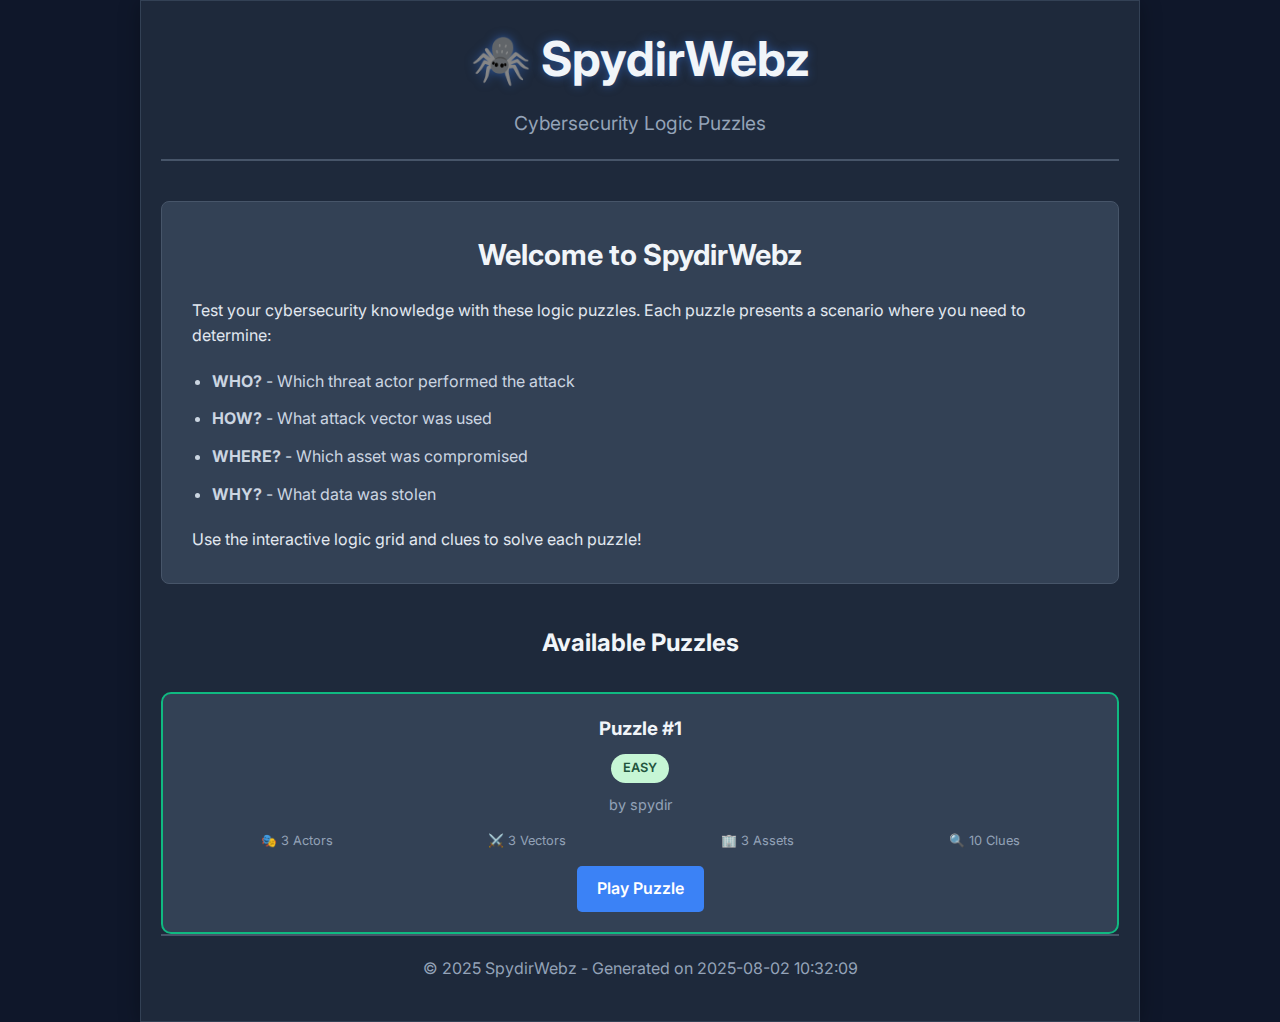
<file: website/index.html>
<!DOCTYPE html>
<html lang="en">
<head>
    <meta charset="UTF-8">
    <meta name="viewport" content="width=device-width, initial-scale=1.0">
    <title>🕷️ SpydirWebz - Cybersecurity Logic Puzzles</title>
    <link rel="stylesheet" href="styles.css">
    <link href="https://fonts.googleapis.com/css2?family=Inter:wght@400;600;700&display=swap" rel="stylesheet">
</head>
<body>
    <div class="container">
        <header>
            <h1>🕷️ SpydirWebz</h1>
            <p class="subtitle">Cybersecurity Logic Puzzles</p>
        </header>
        
        <main>
            <section class="intro">
                <h2>Welcome to SpydirWebz</h2>
                <p>Test your cybersecurity knowledge with these logic puzzles. Each puzzle presents a scenario where you need to determine:</p>
                <ul>
                    <li><strong>WHO?</strong> - Which threat actor performed the attack</li>
                    <li><strong>HOW?</strong> - What attack vector was used</li>
                    <li><strong>WHERE?</strong> - Which asset was compromised</li>
                    <li><strong>WHY?</strong> - What data was stolen</li>
                </ul>
                <p>Use the interactive logic grid and clues to solve each puzzle!</p>
            </section>
            
            <section class="puzzle-grid">
                <h2>Available Puzzles</h2>
                <div class="puzzle-cards">
                    
                <div class="puzzle-card easy">
                    <h3>Puzzle #1</h3>
                    <div class="difficulty-badge easy">Easy</div>
                    <p class="author">by spydir</p>
                    <div class="puzzle-stats">
                        <span>🎭 3 Actors</span>
                        <span>⚔️ 3 Vectors</span>
                        <span>🏢 3 Assets</span>
                        <span>🔍 10 Clues</span>
                    </div>
                    <a href="puzzle_1.html" class="play-button">Play Puzzle</a>
                </div>
            
                </div>
            </section>
        </main>
        
        <footer>
            <p>&copy; 2025 SpydirWebz - Generated on 2025-08-02 10:32:09</p>
        </footer>
    </div>
    
    <script src="script.js"></script>
</body>
</html>
</file>
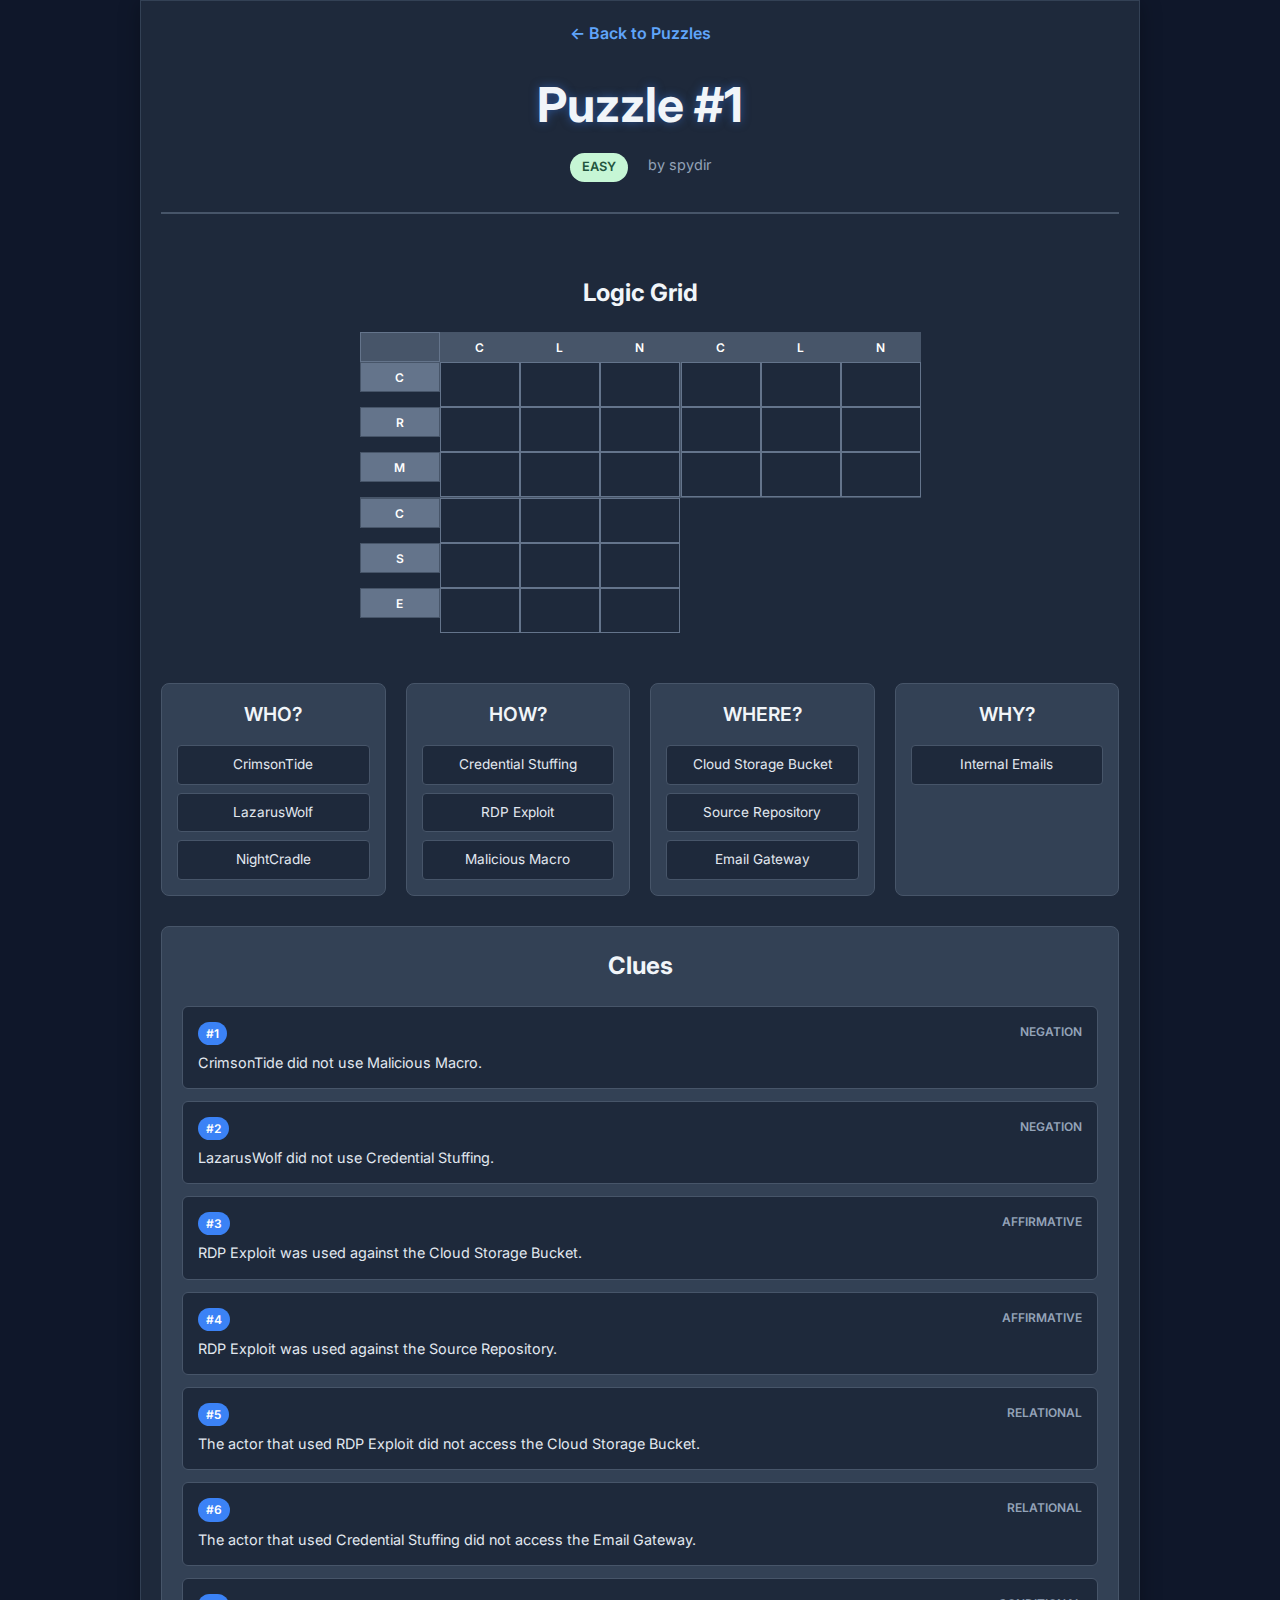
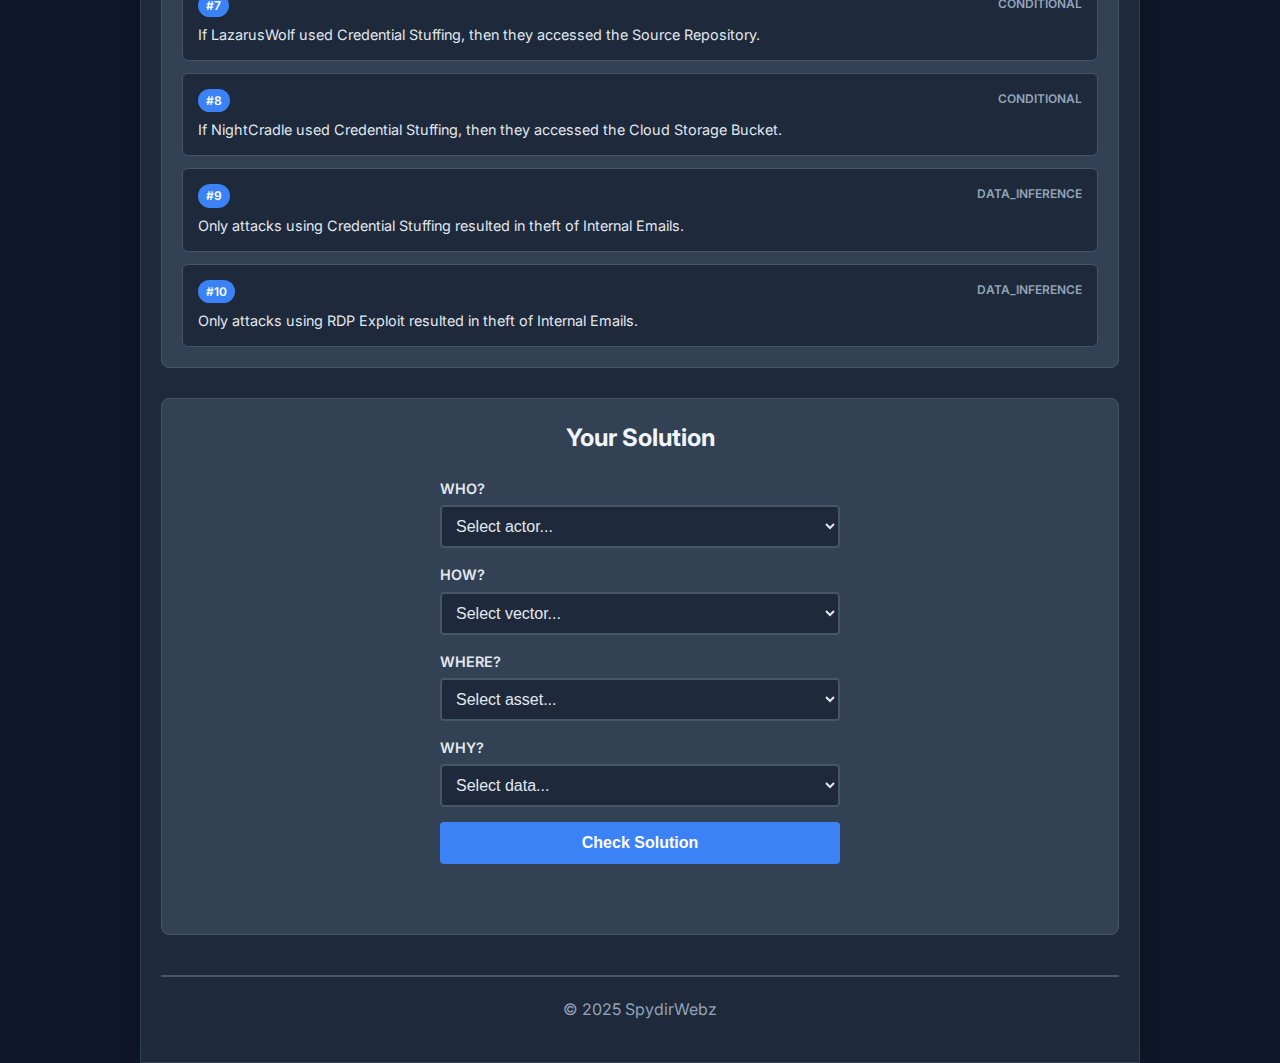
<file: website/puzzle_1.html>
<!DOCTYPE html>
<html lang="en">
<head>
    <meta charset="UTF-8">
    <meta name="viewport" content="width=device-width, initial-scale=1.0">
    <title>Puzzle #1 - SpydirWebz</title>
    <link rel="stylesheet" href="styles.css">
    <link href="https://fonts.googleapis.com/css2?family=Inter:wght@400;600;700&display=swap" rel="stylesheet">
</head>
<body>
    <div class="container">
        <header>
            <a href="index.html" class="back-link">← Back to Puzzles</a>
            <h1>Puzzle #1</h1>
            <div class="puzzle-meta">
                <span class="difficulty-badge easy">Easy</span>
                <span class="author">by spydir</span>
            </div>
        </header>
        
        <main class="puzzle-content">
            <!-- Logic Grid Section -->
            <div class="logic-grid-section">
                <h2>Logic Grid</h2>
                <div class="logic-grid-container">
                    <!-- Murdle-style connected elbow grid -->
                    <div class="murdle-elbow-grid">
                        <!-- Top section with shared actor headers -->
                        <div class="grid-top-row">
                            <!-- Top-left: Vectors vs Actors -->
                            <div class="grid-section top-left">
                                <div class="grid-header-row">
                                    <div class="corner-cell"></div>
                                    <div class="header-cell actor-header">C</div>
                                    <div class="header-cell actor-header">L</div>
                                    <div class="header-cell actor-header">N</div>
                                </div>
                                <div class="grid-row">
                                    <div class="header-cell vector-header">C</div>
                                    <div class="grid-cell" data-actor="CrimsonTide" data-vector="Credential Stuffing"></div>
                                    <div class="grid-cell" data-actor="LazarusWolf" data-vector="Credential Stuffing"></div>
                                    <div class="grid-cell" data-actor="NightCradle" data-vector="Credential Stuffing"></div>
                                </div>
                                <div class="grid-row">
                                    <div class="header-cell vector-header">R</div>
                                    <div class="grid-cell" data-actor="CrimsonTide" data-vector="RDP Exploit"></div>
                                    <div class="grid-cell" data-actor="LazarusWolf" data-vector="RDP Exploit"></div>
                                    <div class="grid-cell" data-actor="NightCradle" data-vector="RDP Exploit"></div>
                                </div>
                                <div class="grid-row">
                                    <div class="header-cell vector-header">M</div>
                                    <div class="grid-cell" data-actor="CrimsonTide" data-vector="Malicious Macro"></div>
                                    <div class="grid-cell" data-actor="LazarusWolf" data-vector="Malicious Macro"></div>
                                    <div class="grid-cell" data-actor="NightCradle" data-vector="Malicious Macro"></div>
                                </div>
                            </div>
                            
                            <!-- Top-right: Assets vs Actors -->
                            <div class="grid-section top-right">
                                <div class="grid-header-row">
                                    <div class="header-cell actor-header">C</div>
                                    <div class="header-cell actor-header">L</div>
                                    <div class="header-cell actor-header">N</div>
                                </div>
                                <div class="grid-row">
                                    <div class="grid-cell" data-actor="CrimsonTide" data-asset="Cloud Storage Bucket"></div>
                                    <div class="grid-cell" data-actor="LazarusWolf" data-asset="Cloud Storage Bucket"></div>
                                    <div class="grid-cell" data-actor="NightCradle" data-asset="Cloud Storage Bucket"></div>
                                </div>
                                <div class="grid-row">
                                    <div class="grid-cell" data-actor="CrimsonTide" data-asset="Source Repository"></div>
                                    <div class="grid-cell" data-actor="LazarusWolf" data-asset="Source Repository"></div>
                                    <div class="grid-cell" data-actor="NightCradle" data-asset="Source Repository"></div>
                                </div>
                                <div class="grid-row">
                                    <div class="grid-cell" data-actor="CrimsonTide" data-asset="Email Gateway"></div>
                                    <div class="grid-cell" data-actor="LazarusWolf" data-asset="Email Gateway"></div>
                                    <div class="grid-cell" data-actor="NightCradle" data-asset="Email Gateway"></div>
                                </div>
                            </div>
                        </div>
                        
                        <!-- Bottom: Assets vs Vectors -->
                        <div class="grid-section bottom">
                            <div class="grid-row">
                                <div class="header-cell asset-header">C</div>
                                <div class="grid-cell" data-vector="Credential Stuffing" data-asset="Cloud Storage Bucket"></div>
                                <div class="grid-cell" data-vector="RDP Exploit" data-asset="Cloud Storage Bucket"></div>
                                <div class="grid-cell" data-vector="Malicious Macro" data-asset="Cloud Storage Bucket"></div>
                            </div>
                            <div class="grid-row">
                                <div class="header-cell asset-header">S</div>
                                <div class="grid-cell" data-vector="Credential Stuffing" data-asset="Source Repository"></div>
                                <div class="grid-cell" data-vector="RDP Exploit" data-asset="Source Repository"></div>
                                <div class="grid-cell" data-vector="Malicious Macro" data-asset="Source Repository"></div>
                            </div>
                            <div class="grid-row">
                                <div class="header-cell asset-header">E</div>
                                <div class="grid-cell" data-vector="Credential Stuffing" data-asset="Email Gateway"></div>
                                <div class="grid-cell" data-vector="RDP Exploit" data-asset="Email Gateway"></div>
                                <div class="grid-cell" data-vector="Malicious Macro" data-asset="Email Gateway"></div>
                            </div>
                        </div>
                    </div>
                </div>
            </div>
            
            <!-- Elements Section -->
            <div class="elements-section">
                <div class="element-category">
                    <h3>WHO?</h3>
                    <div class="element-list">
                        <div class="element">CrimsonTide</div>
<div class="element">LazarusWolf</div>
<div class="element">NightCradle</div>
                    </div>
                </div>
                
                <div class="element-category">
                    <h3>HOW?</h3>
                    <div class="element-list">
                        <div class="element">Credential Stuffing</div>
<div class="element">RDP Exploit</div>
<div class="element">Malicious Macro</div>
                    </div>
                </div>
                
                <div class="element-category">
                    <h3>WHERE?</h3>
                    <div class="element-list">
                        <div class="element">Cloud Storage Bucket</div>
<div class="element">Source Repository</div>
<div class="element">Email Gateway</div>
                    </div>
                </div>
                
                <div class="element-category">
                    <h3>WHY?</h3>
                    <div class="element-list">
                        <div class="element">Internal Emails</div>
                    </div>
                </div>
            </div>
            
            <!-- Clues Section -->
            <div class="clues-section">
                <h2>Clues</h2>
                <div class="clues-list">
                    
                <div class="clue">
                    <div class="clue-header">
                        <span class="clue-number">#1</span>
                        <span class="clue-type">Negation</span>
                    </div>
                    <div class="clue-text">CrimsonTide did not use Malicious Macro.</div>
                </div>
            

                <div class="clue">
                    <div class="clue-header">
                        <span class="clue-number">#2</span>
                        <span class="clue-type">Negation</span>
                    </div>
                    <div class="clue-text">LazarusWolf did not use Credential Stuffing.</div>
                </div>
            

                <div class="clue">
                    <div class="clue-header">
                        <span class="clue-number">#3</span>
                        <span class="clue-type">Affirmative</span>
                    </div>
                    <div class="clue-text">RDP Exploit was used against the Cloud Storage Bucket.</div>
                </div>
            

                <div class="clue">
                    <div class="clue-header">
                        <span class="clue-number">#4</span>
                        <span class="clue-type">Affirmative</span>
                    </div>
                    <div class="clue-text">RDP Exploit was used against the Source Repository.</div>
                </div>
            

                <div class="clue">
                    <div class="clue-header">
                        <span class="clue-number">#5</span>
                        <span class="clue-type">Relational</span>
                    </div>
                    <div class="clue-text">The actor that used RDP Exploit did not access the Cloud Storage Bucket.</div>
                </div>
            

                <div class="clue">
                    <div class="clue-header">
                        <span class="clue-number">#6</span>
                        <span class="clue-type">Relational</span>
                    </div>
                    <div class="clue-text">The actor that used Credential Stuffing did not access the Email Gateway.</div>
                </div>
            

                <div class="clue">
                    <div class="clue-header">
                        <span class="clue-number">#7</span>
                        <span class="clue-type">Conditional</span>
                    </div>
                    <div class="clue-text">If LazarusWolf used Credential Stuffing, then they accessed the Source Repository.</div>
                </div>
            

                <div class="clue">
                    <div class="clue-header">
                        <span class="clue-number">#8</span>
                        <span class="clue-type">Conditional</span>
                    </div>
                    <div class="clue-text">If NightCradle used Credential Stuffing, then they accessed the Cloud Storage Bucket.</div>
                </div>
            

                <div class="clue">
                    <div class="clue-header">
                        <span class="clue-number">#9</span>
                        <span class="clue-type">Data_Inference</span>
                    </div>
                    <div class="clue-text">Only attacks using Credential Stuffing resulted in theft of Internal Emails.</div>
                </div>
            

                <div class="clue">
                    <div class="clue-header">
                        <span class="clue-number">#10</span>
                        <span class="clue-type">Data_Inference</span>
                    </div>
                    <div class="clue-text">Only attacks using RDP Exploit resulted in theft of Internal Emails.</div>
                </div>
            
                </div>
            </div>
            
            <!-- Solution Section -->
            <div class="solution-section">
                <h2>Your Solution</h2>
                <div class="solution-form">
                    <div class="solution-row">
                        <label>WHO?</label>
                        <select id="solution-actor">
                            <option value="">Select actor...</option>
                            <option value="CrimsonTide">CrimsonTide</option>
<option value="LazarusWolf">LazarusWolf</option>
<option value="NightCradle">NightCradle</option>
                        </select>
                    </div>
                    <div class="solution-row">
                        <label>HOW?</label>
                        <select id="solution-vector">
                            <option value="">Select vector...</option>
                            <option value="Credential Stuffing">Credential Stuffing</option>
<option value="RDP Exploit">RDP Exploit</option>
<option value="Malicious Macro">Malicious Macro</option>
                        </select>
                    </div>
                    <div class="solution-row">
                        <label>WHERE?</label>
                        <select id="solution-asset">
                            <option value="">Select asset...</option>
                            <option value="Cloud Storage Bucket">Cloud Storage Bucket</option>
<option value="Source Repository">Source Repository</option>
<option value="Email Gateway">Email Gateway</option>
                        </select>
                    </div>
                    <div class="solution-row">
                        <label>WHY?</label>
                        <select id="solution-data">
                            <option value="">Select data...</option>
                            <option value="Internal Emails">Internal Emails</option>
                        </select>
                    </div>
                    <button id="check-solution" class="check-button">Check Solution</button>
                </div>
                <div id="solution-result" class="solution-result"></div>
            </div>
        </main>
        
        <footer>
            <p>&copy; 2025 SpydirWebz</p>
        </footer>
    </div>
    
    <script>
        // Embed puzzle data for JavaScript
        const puzzleData = {"author": "spydir", "difficulty": "easy", "actors": ["CrimsonTide", "LazarusWolf", "NightCradle"], "vectors": ["Credential Stuffing", "RDP Exploit", "Malicious Macro"], "assets": ["Cloud Storage Bucket", "Source Repository", "Email Gateway"], "stolen_data": ["Internal Emails"], "solution": {"actor": "CrimsonTide", "vector": "Credential Stuffing", "asset": "Source Repository", "stolen_data": "Internal Emails"}, "clues": [{"text": "CrimsonTide did not use Malicious Macro.", "type": "negation"}, {"text": "LazarusWolf did not use Credential Stuffing.", "type": "negation"}, {"text": "RDP Exploit was used against the Cloud Storage Bucket.", "type": "affirmative"}, {"text": "RDP Exploit was used against the Source Repository.", "type": "affirmative"}, {"text": "The actor that used RDP Exploit did not access the Cloud Storage Bucket.", "type": "relational"}, {"text": "The actor that used Credential Stuffing did not access the Email Gateway.", "type": "relational"}, {"text": "If LazarusWolf used Credential Stuffing, then they accessed the Source Repository.", "type": "conditional"}, {"text": "If NightCradle used Credential Stuffing, then they accessed the Cloud Storage Bucket.", "type": "conditional"}, {"text": "Only attacks using Credential Stuffing resulted in theft of Internal Emails.", "type": "data_inference"}, {"text": "Only attacks using RDP Exploit resulted in theft of Internal Emails.", "type": "data_inference"}], "puzzle_number": 1};
    </script>
    <script src="puzzle-script.js"></script>
</body>
</html>
</file>
<file: website/styles.css>
/* SpydirWebz Website Styles - Dark Mode Cybersecurity Theme */
* {
    margin: 0;
    padding: 0;
    box-sizing: border-box;
}

body {
    font-family: 'Inter', -apple-system, BlinkMacSystemFont, sans-serif;
    line-height: 1.6;
    color: #e2e8f0;
    background: #0f172a;
    min-height: 100vh;
}

.container {
    max-width: 1000px;
    margin: 0 auto;
    padding: 20px;
    background: #1e293b;
    min-height: 100vh;
    box-shadow: 0 2px 20px rgba(0,0,0,0.3);
    border: 1px solid #334155;
}

header {
    text-align: center;
    margin-bottom: 40px;
    padding-bottom: 20px;
    border-bottom: 2px solid #475569;
}

header h1 {
    font-size: 3rem;
    color: #f1f5f9;
    margin-bottom: 10px;
    text-shadow: 0 0 10px rgba(59, 130, 246, 0.5);
}

.subtitle {
    font-size: 1.2rem;
    color: #94a3b8;
}

.back-link {
    display: inline-block;
    margin-bottom: 20px;
    color: #60a5fa;
    text-decoration: none;
    font-weight: 600;
}

.back-link:hover {
    color: #3b82f6;
    text-decoration: underline;
}

.intro {
    background: #334155;
    padding: 30px;
    border-radius: 8px;
    margin-bottom: 40px;
    border: 1px solid #475569;
}

.intro h2 {
    color: #f1f5f9;
    margin-bottom: 20px;
    text-align: center;
    font-size: 1.8rem;
}

.intro ul {
    margin: 20px 0;
    padding-left: 20px;
}

.intro li {
    margin: 12px 0;
    color: #cbd5e1;
}

.puzzle-grid h2 {
    text-align: center;
    margin-bottom: 30px;
    color: #f1f5f9;
}

.puzzle-cards {
    display: grid;
    grid-template-columns: repeat(auto-fit, minmax(300px, 1fr));
    gap: 20px;
}

.puzzle-card {
    background: #334155;
    border: 2px solid #475569;
    border-radius: 10px;
    padding: 20px;
    text-align: center;
    transition: all 0.3s ease;
    position: relative;
}

.puzzle-card:hover {
    transform: translateY(-5px);
    box-shadow: 0 10px 25px rgba(0,0,0,0.3);
    border-color: #60a5fa;
}

.puzzle-card.easy {
    border-color: #10b981;
}

.puzzle-card.medium {
    border-color: #f59e0b;
}

.puzzle-card.impossible {
    border-color: #ef4444;
}

.puzzle-card h3 {
    color: #f1f5f9;
    margin-bottom: 10px;
}

.difficulty-badge {
    display: inline-block;
    padding: 4px 12px;
    border-radius: 20px;
    font-size: 0.8rem;
    font-weight: 600;
    text-transform: uppercase;
    margin-bottom: 10px;
}

.difficulty-badge.easy {
    background: #c6f6d5;
    color: #22543d;
}

.difficulty-badge.medium {
    background: #fed7d7;
    color: #742a2a;
}

.difficulty-badge.impossible {
    background: #fed7d7;
    color: #742a2a;
}

.author {
    color: #94a3b8;
    font-size: 0.9rem;
    margin-bottom: 15px;
}

.puzzle-stats {
    display: flex;
    justify-content: space-around;
    margin: 15px 0;
    font-size: 0.8rem;
    color: #94a3b8;
}

.play-button {
    display: inline-block;
    background: #3b82f6;
    color: white;
    padding: 10px 20px;
    border-radius: 5px;
    text-decoration: none;
    font-weight: 600;
    transition: background 0.3s ease;
}

.play-button:hover {
    background: #2563eb;
}

/* Puzzle Page Styles - Murdle Inspired */
.puzzle-meta {
    display: flex;
    justify-content: center;
    gap: 20px;
    margin-top: 10px;
}

.puzzle-content {
    display: flex;
    flex-direction: column;
    gap: 30px;
    margin-bottom: 40px;
}

/* Logic Grid Styles - Murdle-inspired elbow layout */
.logic-grid-section {
    background: transparent;
    padding: 20px;
    border-radius: 8px;
    border: none;
}

.logic-grid-section h2 {
    text-align: center;
    margin-bottom: 20px;
    color: #f1f5f9;
    font-size: 1.5rem;
}

.logic-grid-container {
    display: flex;
    justify-content: center;
    overflow-x: auto;
}

/* Murdle-style elbow grid */
.murdle-elbow-grid {
    display: inline-block;
    background: transparent;
    border: none;
}

/* Grid sections layout */
.grid-top-row {
    display: flex;
}

.grid-section {
    border-collapse: collapse;
}

.grid-section.top-left {
    border-right: none;
    border-bottom: none;
}

.grid-section.top-right {
    border-left: 1px solid #475569;
    border-bottom: none;
}

.grid-section.bottom {
    border-top: 1px solid #475569;
    width: 100%;
}

/* Grid rows and cells */
.grid-header-row, .grid-row {
    display: flex;
}

.corner-cell {
    background: #475569;
    width: 80px;
    height: 30px;
    border: 1px solid #64748b;
}

/* Header cells */
.header-cell {
    color: white;
    font-weight: 600;
    font-size: 0.75rem;
    padding: 8px 5px;
    text-align: center;
    border: 1px solid #475569;
    width: 80px;
    height: 30px;
    white-space: nowrap;
    overflow: hidden;
    text-overflow: ellipsis;
    display: flex;
    align-items: center;
    justify-content: center;
}

.actor-header {
    background: #475569;
}

.vector-header {
    background: #64748b;
}

.asset-header {
    background: #64748b;
}

/* Grid cells */
.grid-cell {
    width: 80px;
    height: 45px;
    border: 1px solid #64748b;
    cursor: pointer;
    transition: background-color 0.2s;
    position: relative;
    background: #1e293b;
    display: flex;
    align-items: center;
    justify-content: center;
}

.grid-cell:hover {
    background: #334155;
}

.grid-cell.marked {
    background: #10b981;
    color: white;
}

.grid-cell.eliminated {
    background: #ef4444;
    color: white;
}

.grid-cell.marked::after {
    content: "✓";
    position: absolute;
    top: 50%;
    left: 50%;
    transform: translate(-50%, -50%);
    font-size: 1.2rem;
    font-weight: bold;
}

.grid-cell.eliminated::after {
    content: "✗";
    position: absolute;
    top: 50%;
    left: 50%;
    transform: translate(-50%, -50%);
    font-size: 1.2rem;
    font-weight: bold;
}

/* Elements Section */
.elements-section {
    display: grid;
    grid-template-columns: repeat(4, 1fr);
    gap: 20px;
}

.element-category {
    background: #334155;
    padding: 15px;
    border-radius: 8px;
    border: 1px solid #475569;
}

.element-category h3 {
    color: #f1f5f9;
    margin-bottom: 15px;
    text-align: center;
    font-size: 1.2rem;
    font-weight: 600;
}

.element-list {
    display: flex;
    flex-direction: column;
    gap: 8px;
}

.element {
    background: #1e293b;
    padding: 8px 12px;
    border-radius: 4px;
    border: 1px solid #475569;
    font-size: 0.85rem;
    text-align: center;
    color: #e2e8f0;
}

.clues-section {
    background: #334155;
    padding: 20px;
    border-radius: 8px;
    border: 1px solid #475569;
}

.clues-section h2 {
    color: #f1f5f9;
    margin-bottom: 20px;
    text-align: center;
    font-size: 1.5rem;
}

.clues-list {
    display: flex;
    flex-direction: column;
    gap: 12px;
}

.clue {
    background: #1e293b;
    padding: 15px;
    border-radius: 6px;
    border-left: 4px solid #3b82f6;
    border: 1px solid #475569;
}

.clue-header {
    display: flex;
    justify-content: space-between;
    margin-bottom: 8px;
}

.clue-number {
    background: #3b82f6;
    color: white;
    padding: 2px 8px;
    border-radius: 12px;
    font-size: 0.75rem;
    font-weight: 600;
}

.clue-type {
    color: #94a3b8;
    font-size: 0.75rem;
    font-weight: 600;
    text-transform: uppercase;
}

.clue-text {
    color: #e2e8f0;
    line-height: 1.4;
    font-size: 0.9rem;
}

.solution-section {
    background: #334155;
    padding: 20px;
    border-radius: 8px;
    border: 1px solid #475569;
}

.solution-section h2 {
    color: #f1f5f9;
    margin-bottom: 20px;
    text-align: center;
    font-size: 1.5rem;
}

.solution-form {
    max-width: 400px;
    margin: 0 auto;
}

.solution-row {
    display: flex;
    flex-direction: column;
    margin-bottom: 15px;
}

.solution-row label {
    font-weight: 600;
    margin-bottom: 5px;
    color: #e2e8f0;
    font-size: 0.9rem;
}

.solution-row select {
    padding: 10px;
    border: 2px solid #475569;
    border-radius: 4px;
    font-size: 1rem;
    background: #1e293b;
    color: #e2e8f0;
}

.solution-row select:focus {
    outline: none;
    border-color: #3b82f6;
    box-shadow: 0 0 0 2px rgba(59, 130, 246, 0.2);
}

.check-button {
    width: 100%;
    background: #3b82f6;
    color: white;
    padding: 12px;
    border: none;
    border-radius: 4px;
    font-size: 1rem;
    font-weight: 600;
    cursor: pointer;
    transition: background 0.3s ease;
}

.check-button:hover {
    background: #2563eb;
}

.solution-result {
    margin-top: 20px;
    padding: 15px;
    border-radius: 5px;
    text-align: center;
    font-weight: 600;
}

.solution-result.correct {
    background: #c6f6d5;
    color: #22543d;
    border: 1px solid #9ae6b4;
}

.solution-result.incorrect {
    background: #fed7d7;
    color: #742a2a;
    border: 1px solid #feb2b2;
}

footer {
    text-align: center;
    padding: 20px 0;
    color: #94a3b8;
    border-top: 2px solid #475569;
}

/* Responsive Design */
@media (max-width: 768px) {
    .elements-section {
        grid-template-columns: repeat(2, 1fr);
    }
    
    .logic-grid-container {
        transform: scale(0.7);
        transform-origin: top center;
    }
    
    .puzzle-cards {
        grid-template-columns: 1fr;
    }
    
    header h1 {
        font-size: 2rem;
    }
    
    .sub-grid-header {
        grid-template-columns: 50px repeat(3, 70px);
    }
    
    .sub-grid-row {
        grid-template-columns: 50px repeat(3, 70px);
    }
    
    .sub-grid-category, .sub-grid-label {
        font-size: 0.7rem;
    }
    
    .grid-cell {
        height: 35px;
    }
}
</file>
